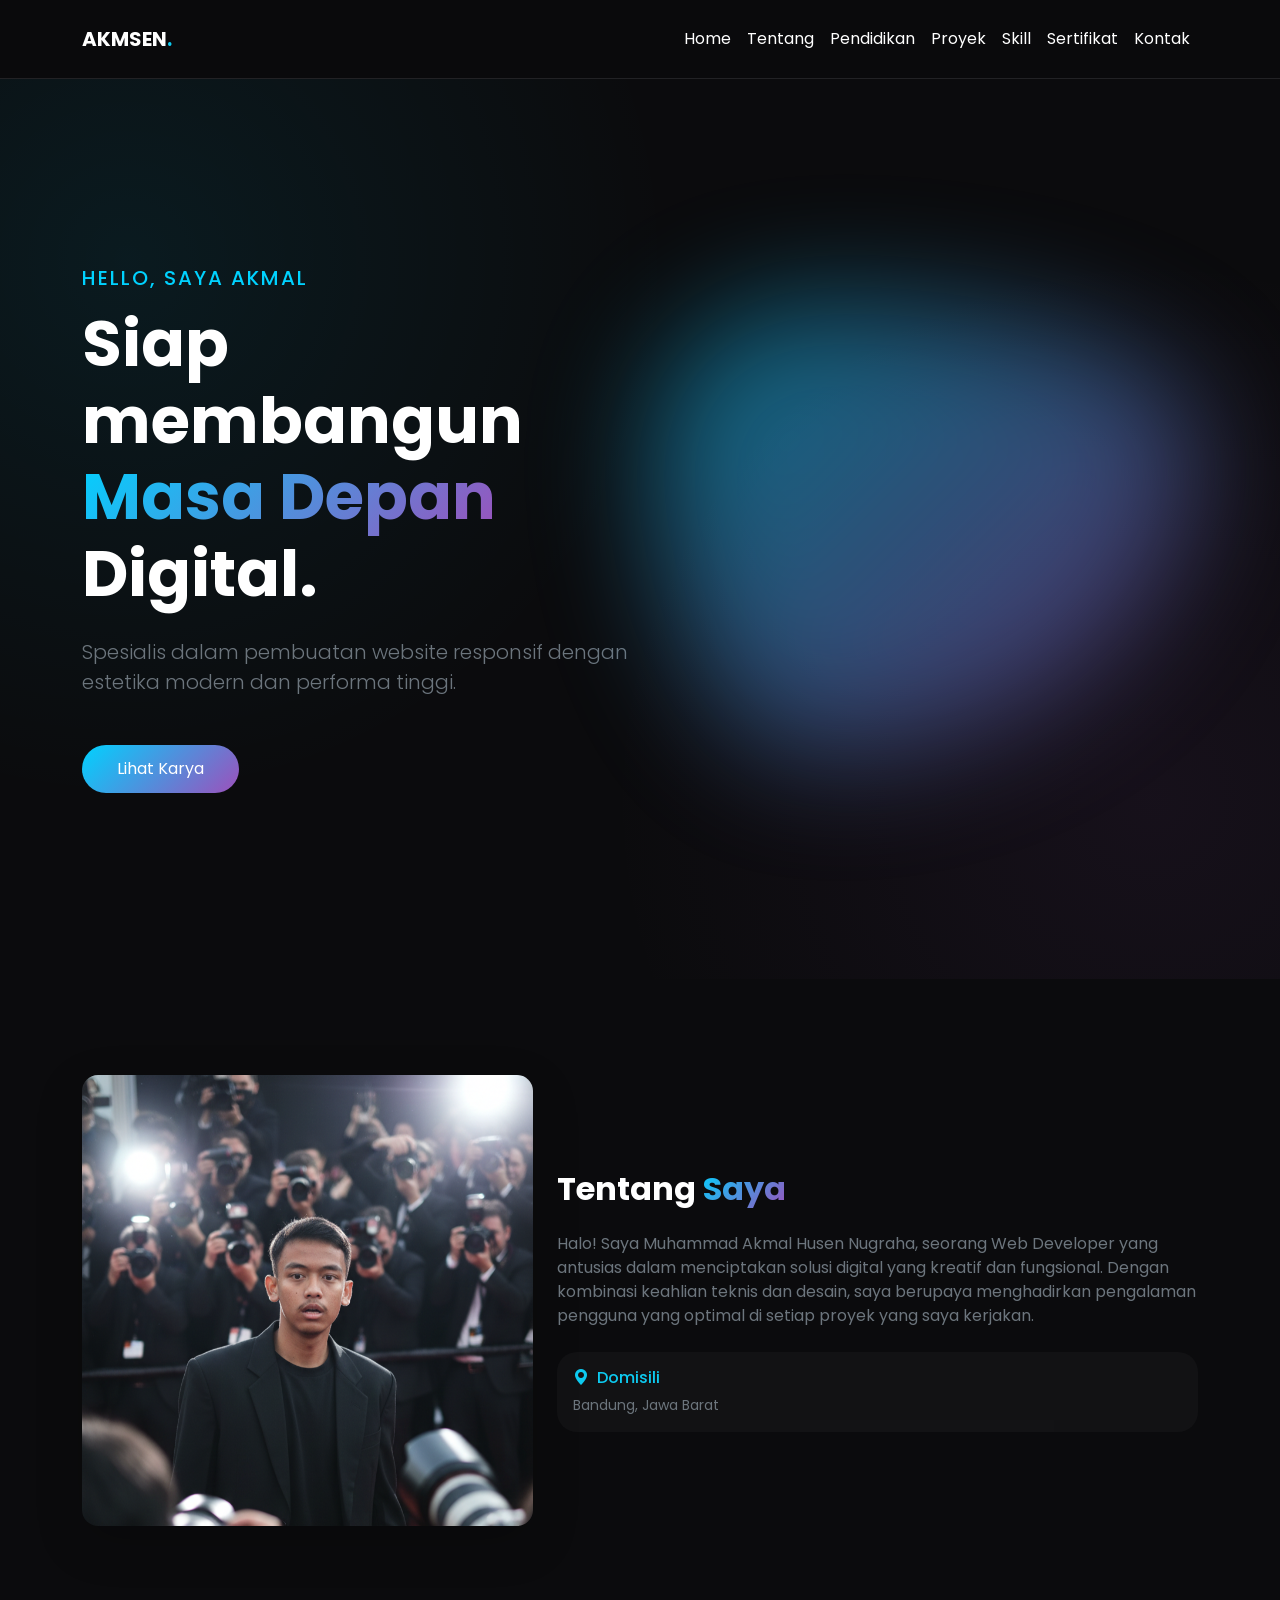
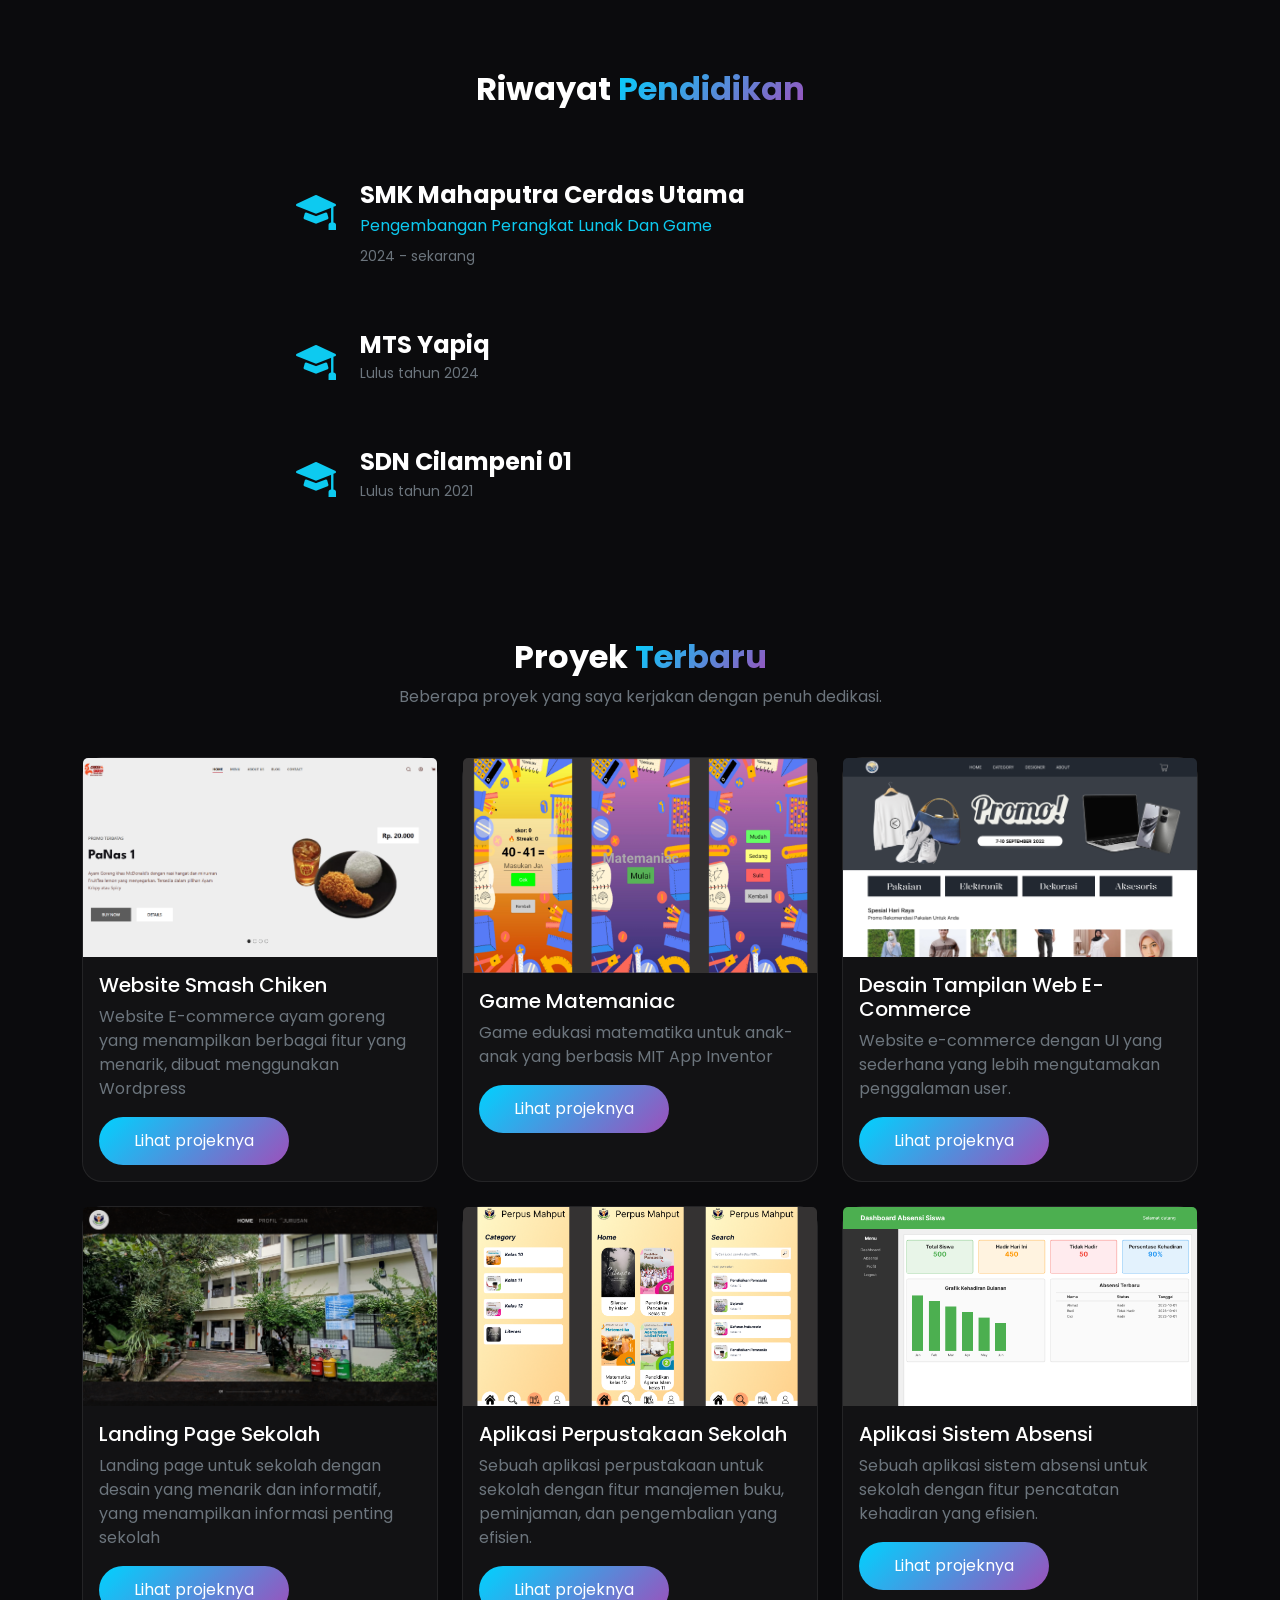
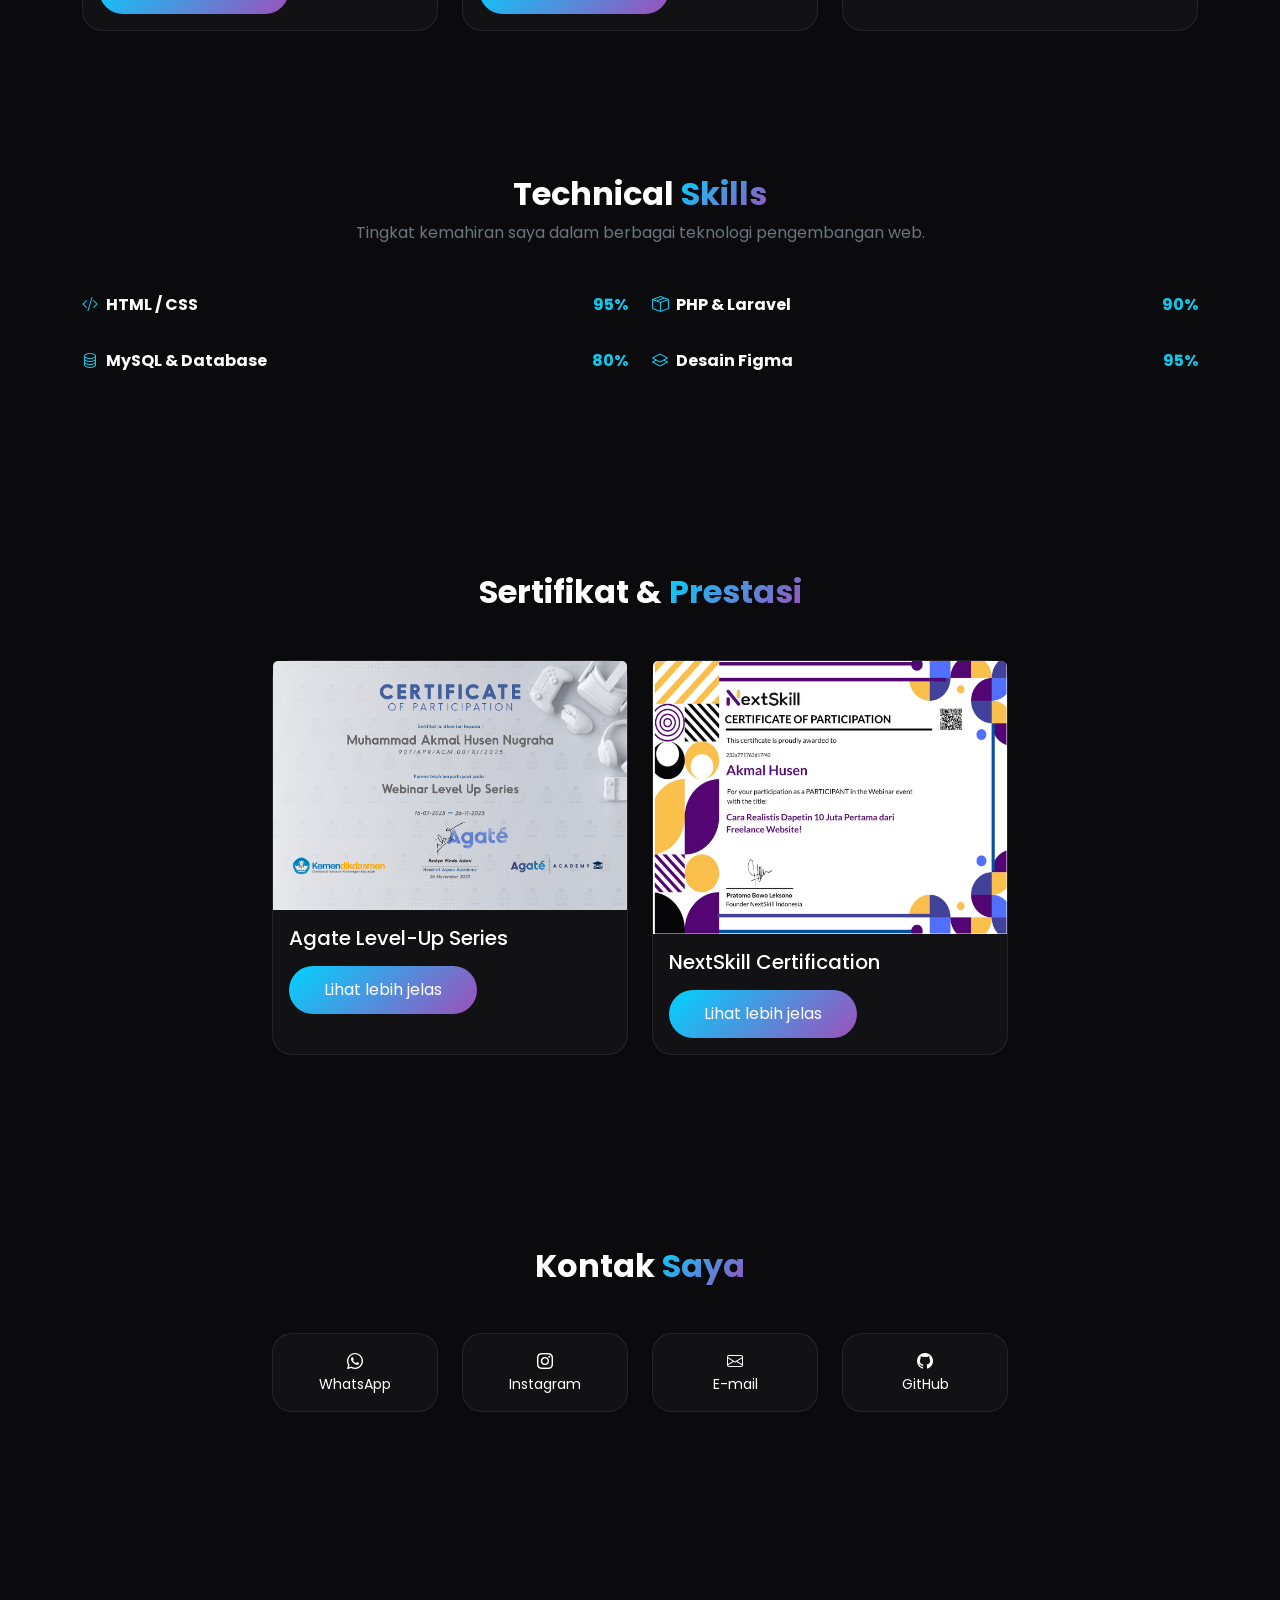
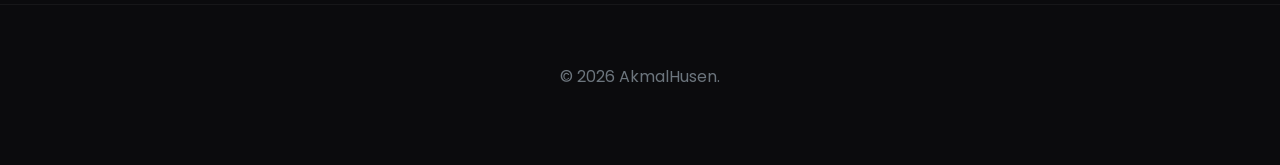
<file: index.html>
<!DOCTYPE html>
<html lang="id">
<head>
    <meta charset="UTF-8">
    <meta name="viewport" content="width=device-width, initial-scale=1.0">
    <title>Portfolio | Akmal Husen</title>
    
    <link href="https://cdn.jsdelivr.net/npm/bootstrap@5.3.0/dist/css/bootstrap.min.css" rel="stylesheet">
    <link href="https://fonts.googleapis.com/css2?family=Poppins:wght@300;400;700&display=swap" rel="stylesheet">
    <link href="https://unpkg.com/aos@2.3.1/dist/aos.css" rel="stylesheet">
    <link rel="stylesheet" href="https://cdn.jsdelivr.net/npm/bootstrap-icons@1.10.5/font/bootstrap-icons.css">
    <link rel="stylesheet" href="style.css">
</head>
<body>

    <nav class="navbar navbar-expand-lg sticky-top">
        <div class="container">
            <a class="navbar-brand fw-bold" href="#">AKMSEN<span class="text-info">.</span></a>
            <button class="navbar-toggler" type="button" data-bs-toggle="collapse" data-bs-target="#navbarNav">
                <span class="navbar-toggler-icon text-white"><i class="bi bi-list"></i></span>
            </button>
            <div class="collapse navbar-collapse" id="navbarNav">
                <ul class="navbar-nav ms-auto">
                    <li class="nav-item"><a class="nav-link" href="#home">Home</a></li>
                    <li class="nav-item"><a class="nav-link" href="#tentang">Tentang</a></li>
                    <li class="nav-item"><a class="nav-link" href="#pendidikan">Pendidikan</a></li>
                    <li class="nav-item"><a class="nav-link" href="#proyek">Proyek</a></li>
                    <li class="nav-item"><a class="nav-link" href="#skill">Skill</a></li>
                    <li class="nav-item"><a class="nav-link" href="#sertifikat">Sertifikat</a></li>
                    <li class="nav-item"><a class="nav-link" href="#kontak">Kontak</a></li>
                </ul>
            </div>
        </div>
    </nav>

    <section class="hero-section" id="home">
        <div class="container">
            <div class="row align-items-center">
                <div class="col-lg-6" data-aos="fade-right">
                    <h5 class="subtitle text-uppercase mb-3">Hello, saya Akmal</h5>
                    <h1 class="display-3 fw-bold mb-4">Siap membangun <span class="gradient-text">Masa Depan</span> Digital.</h1>
                    <p class="lead mb-5 text-secondary">Spesialis dalam pembuatan website responsif dengan estetika modern dan performa tinggi.</p>
                    <div class="d-flex align-items-center">
                        <a href="#proyek" class="btn btn-custom me-4">Lihat Karya</a>
                    </div>
                </div>
                <div class="col-lg-6 d-none d-lg-block" data-aos="zoom-in">
                    <div class="hero-blob"></div>
                </div>
            </div>
        </div>
    </section>

        <section class="py-5" id="tentang">
        <div class="container py-5">
            <div class="row align-items-center">
                <div class="col-lg-5 mb-4 mb-lg-0" data-aos="fade-right">
                    <div class="about-img-wrapper">
                        <img src="sir akmal.png" alt="Tentang Saya" class="img-fluid rounded-4 shadow-lg">
                        <div class="about-img-accent"></div>
                    </div>
                </div>
                <div class="col-lg-7" data-aos="fade-left">
                    <h2 class="fw-bold mb-4">Tentang <span class="gradient-text">Saya</span></h2>
                    <p class="text-secondary mb-4">Halo! Saya Muhammad Akmal Husen Nugraha, seorang Web Developer yang antusias dalam menciptakan solusi digital yang kreatif dan fungsional. Dengan kombinasi keahlian teknis dan desain, saya berupaya menghadirkan pengalaman pengguna yang optimal di setiap proyek yang saya kerjakan.</p>
                    <div class="card p-3 border-0 bg-darker">
                        <h6 class="text-info"><i class="bi bi-geo-alt-fill me-2"></i>Domisili</h6>
                        <p class="small text-secondary mb-0">Bandung, Jawa Barat</p>
                    </div>
                </div>
            </div>
        </div>
    </section>

    <section class="py-5 bg-darker-section" id="pendidikan">
        <div class="container">
            <div class="text-center mb-5" data-aos="fade-up">
                <h2 class="fw-bold">Riwayat <span class="gradient-text">Pendidikan</span></h2>
            </div>
            <div class="row justify-content-center">
                <div class="col-lg-8" data-aos="fade-up">
                    <div class="education-card p-4 d-flex align-items-start">
                        <div class="edu-icon me-4">
                            <i class="bi bi-mortarboard-fill fs-1 text-info"></i>
                        </div>
                        <div>
                            <h4 class="fw-bold mb-1">SMK Mahaputra Cerdas Utama</h4>
                            <p class="text-info mb-2">Pengembangan Perangkat Lunak Dan Game</p>
                            <p class="text-secondary small">2024 - sekarang</p>
                        </div>
                    </div>
                    <div class="education-card p-4 d-flex align-items-start">
                        <div class="edu-icon me-4">
                            <i class="bi bi-mortarboard-fill fs-1 text-info"></i>
                        </div>
                        <div>
                            <h4 class="fw-bold mb-1">MTS Yapiq</h4>
                            <p class="text-secondary small">Lulus tahun 2024</p>
                        </div>
                    </div>
                    <div class="education-card p-4 d-flex align-items-start">
                        <div class="edu-icon me-4">
                            <i class="bi bi-mortarboard-fill fs-1 text-info"></i>
                        </div>
                        <div>
                            <h4 class="fw-bold mb-1">SDN Cilampeni 01</h4>
                            <p class="text-secondary small">Lulus tahun 2021</p>
                        </div>
                    </div>
                </div>
            </div>
        </div>
    </section>


    <section id="proyek">
        <div class="container py-5">
            <div class="text-center mb-5" data-aos="fade-up">
                <h2 class="fw-bold">Proyek <span class="gradient-text">Terbaru</span></h2>
                <p class="text-secondary">Beberapa proyek yang saya kerjakan dengan penuh dedikasi.</p>
            </div>
            <div class="row g-4 d-flex justify-content-center">
                <div class="col-md-4" data-aos="fade-up" data-aos-delay="100">
                    <div class="card h-100">
                        <img src="Projek/projek smash chiken.png" class="card-img-top" alt="Project 1">
                        <div class="card-body">
                            <h5 class="card-title">Website Smash Chiken </h5>
                            <p class="card-text text-secondary">Website E-commerce ayam goreng yang menampilkan berbagai fitur yang menarik, dibuat menggunakan Wordpress</p>
                            <a href="https://dev-smash-chicken.pantheonsite.io/" class="btn btn-custom me-4" target="_blank">Lihat projeknya</a>
                        </div>
                    </div>
                </div>
                <div class="col-md-4" data-aos="fade-up" data-aos-delay="300">
                    <div class="card h-100">
                        <img src="Projek/projek matemaniak.png" class="card-img-top" alt="Project 3">
                        <div class="card-body">
                            <h5 class="card-title">Game Matemaniac</h5>
                            <p class="card-text text-secondary">Game edukasi matematika untuk anak-anak yang berbasis MIT App Inventor</p>
                            <a href="Projek/matemaniak.apk" download="Projek/matemaniak.apk" class="btn btn-custom me-4" target="_blank">Lihat projeknya</a>
                        </div>
                    </div>
                </div>
                <div class="col-md-4" data-aos="fade-up" data-aos-delay="200">
                    <div class="card h-100">
                        <img src="Projek/projek e-commerce.png" class="card-img-top" alt="Project 2">
                        <div class="card-body">
                            <h5 class="card-title">Desain Tampilan Web E-Commerce</h5>
                            <p class="card-text text-secondary">Website e-commerce dengan UI yang sederhana yang lebih mengutamakan penggalaman user.</p>
                            <a href="https://www.figma.com/proto/BR4WpYJ1dRKhbuWm6cTWYE/Tugas-perancangan-UI---Akmal-Husen?node-id=20-57&starting-point-node-id=20%3A57" class="btn btn-custom me-4" target="_blank">Lihat projeknya</a>
                        </div>
                    </div>
                </div>
                <div class="col-md-4" data-aos="fade-up" data-aos-delay="300">
                    <div class="card h-100">
                        <img src="Projek/projek landing page sekolah.png" class="card-img-top" alt="Project 3">
                        <div class="card-body">
                            <h5 class="card-title">Landing Page Sekolah</h5>
                            <p class="card-text text-secondary">Landing page untuk sekolah dengan desain yang menarik dan informatif, yang menampilkan informasi penting sekolah</p>
                            <a href="https://www.figma.com/proto/s0Hy9hM3AwYBdUNg4J6U0b/Untitled?node-id=11-337" class="btn btn-custom me-4" target="_blank">Lihat projeknya</a>
                        </div>
                    </div>
                </div>
                <div class="col-md-4" data-aos="fade-up" data-aos-delay="400">
                    <div class="card h-100">
                        <img src="Projek/projek perpus sekolah.png" class="card-img-top" alt="Project 4">
                        <div class="card-body">
                            <h5 class="card-title">Aplikasi Perpustakaan Sekolah</h5>
                            <p class="card-text text-secondary">Sebuah aplikasi perpustakaan untuk sekolah dengan fitur manajemen buku, peminjaman, dan pengembalian yang efisien.</p>
                            <a href="https://www.figma.com/proto/2huMJcKhtghmHHiBnM8n6A/KIK?node-id=2-2&starting-point-node-id=2%3A2" class="btn btn-custom me-4" target="_blank">Lihat projeknya</a>
                        </div>
                    </div>
                </div>
                <div class="col-md-4" data-aos="fade-up" data-aos-delay="500">
                    <div class="card h-100">
                        <img src="Projek/projek sistem absensi.png" class="card-img-top" alt="Project 5">
                        <div class="card-body">
                            <h5 class="card-title">Aplikasi Sistem Absensi</h5>
                            <p class="card-text text-secondary">Sebuah aplikasi sistem absensi untuk sekolah dengan fitur pencatatan kehadiran yang efisien.</p>
                            <a href="https://www.figma.com/proto/dgvZKvu9BzjLHgtVSyBb2H/Kelompok-11?node-id=8-4&starting-point-node-id=8%3A4" class="btn btn-custom me-4" target="_blank">Lihat projeknya</a>
                        </div>
                    </div>
                </div>
            </div>
        </div>
    </section>

<section class="py-5" id="skill">
    <div class="container py-5">
        <div class="text-center mb-5" data-aos="fade-up">
            <h2 class="fw-bold">Technical <span class="gradient-text">Skills</span></h2>
            <p class="text-secondary">Tingkat kemahiran saya dalam berbagai teknologi pengembangan web.</p>
        </div>
        <div class="row g-4 d-flex justify-content-center">
            <div class="col-md-6" data-aos="fade-right">
                <div class="skill-card-alt">
                    <div class="d-flex justify-content-between mb-2">
                        <span class="fw-bold"><i class="bi bi-code-slash me-2 text-info"></i>HTML / CSS</span>
                        <span class="text-info fw-bold">95%</span>
                    </div>
                    <div class="progress-custom">
                        <div class="progress-bar-fill" style="width: 95%;"></div>
                    </div>
                </div>
            </div>
            <div class="col-md-6" data-aos="fade-left">
                <div class="skill-card-alt">
                    <div class="d-flex justify-content-between mb-2">
                        <span class="fw-bold"><i class="bi bi-box-seam me-2 text-info"></i>PHP & Laravel</span>
                        <span class="text-info fw-bold">90%</span>
                    </div>
                    <div class="progress-custom">
                        <div class="progress-bar-fill" style="width: 90%;"></div>
                    </div>
                </div>
            </div>
            <div class="col-md-6" data-aos="fade-right">
                <div class="skill-card-alt">
                    <div class="d-flex justify-content-between mb-2">
                        <span class="fw-bold"><i class="bi bi-database me-2 text-info"></i>MySQL & Database</span>
                        <span class="text-info fw-bold">80%</span>
                    </div>
                    <div class="progress-custom">
                        <div class="progress-bar-fill" style="width: 80%;"></div>
                    </div>
                </div>
            </div>
            <div class="col-md-6" data-aos="fade-left">
                <div class="skill-card-alt">
                    <div class="d-flex justify-content-between mb-2">
                        <span class="fw-bold"><i class="bi bi-layers me-2 text-info"></i>Desain Figma</span>
                        <span class="text-info fw-bold">95%</span>
                    </div>
                    <div class="progress-custom">
                        <div class="progress-bar-fill" style="width: 95%;"></div>
                    </div>
                </div>
            </div>
        </div>
    </div>
</section>

    <section class="py-5" id="sertifikat">
        <div class="container py-5">
            <div class="text-center mb-5" data-aos="fade-up">
                <h2 class="fw-bold">Sertifikat & <span class="gradient-text">Prestasi</span></h2>
                <p class="text-secondary"></p>
            </div>
            <div class="row g-4 d-flex justify-content-center">
                <div class="col-md-4" data-aos="fade-up" data-aos-delay="100">
                    <div class="card h-100">
                        <img src="sertifikat/sertifikat agate.png" class="card-img-top" alt="Project 1">
                        <div class="card-body">
                            <h5 class="card-title">Agate Level-Up Series </h5>
                            <p class="card-text text-secondary"></p>
                            <a href="sertifikat/sertifikat agate.png" class="btn btn-custom me-4">Lihat lebih jelas</a>
                        </div>
                    </div>
                </div>
                <div class="col-md-4" data-aos="fade-up" data-aos-delay="100">
                    <div class="card h-100">
                        <img src="sertifikat/sertifikat_Nextskill.jpeg" class="card-img-top" alt="Project 1">
                        <div class="card-body">
                            <h5 class="card-title">NextSkill Certification</h5>
                            <p class="card-text text-secondary"></p>
                            <a href="sertifikat/sertifikat_Nextskill.jpeg" class="btn btn-custom me-4">Lihat lebih jelas</a>
                        </div>
                    </div>
                </div>
            </div>
        </div>
    </section>

    <section class="py-5" id="kontak">
        <div class="container py-5">
            <div class="text-center  mb-5" data-aos="fade-up">
                <h2 class="fw-bold">Kontak <span class="gradient-text">Saya</span></h2>
                <p class="text-secondary"></p>
            </div>
            <div class="row justify-content-center g-4 mb-5">
                <div class="col-6 col-md-2" data-aos="fade-up" data-aos-delay="100">
                    <a href="https://wa.me/6283829132067"  class="text-white text-decoration-none contact-link">
                        <div class="card p-3 h-100 d-flex flex-column align-items-center justify-content-center">
                            <i class="bi bi-whatsapp"></i>
                            <p class="small mb-0">WhatsApp</p>
                        </div>
                    </a>
                </div>
                <div class="col-6 col-md-2" data-aos="fade-up" data-aos-delay="100">
                    <a href="https://www.instagram.com/husen_.ajah/"  class="text-white text-decoration-none contact-link">
                        <div class="card p-3 h-100 d-flex flex-column align-items-center justify-content-center">
                            <i class="bi bi-instagram"></i>
                            <p class="small mb-0">Instagram</p>
                        </div>
                    </a>
                </div>
                <div class="col-6 col-md-2" data-aos="fade-up" data-aos-delay="100">
                    <a href="mailto:husen.opicial@gmail.com"  class="text-white text-decoration-none contact-link">
                        <div class="card p-3 h-100 d-flex flex-column align-items-center justify-content-center">
                            <i class="bi bi-envelope"></i>
                            <p class="small mb-0">E-mail</p>
                        </div>
                    </a>
                </div>
                <div class="col-6 col-md-2" data-aos="fade-up" data-aos-delay="100">
                    <a href="https://github.com/akmal-cihuy/"  class="text-white text-decoration-none contact-link">
                        <div class="card p-3 h-100 d-flex flex-column align-items-center justify-content-center">
                            <i class="bi bi-github"></i>
                            <p class="small mb-0">GitHub</p>
                        </div>
                    </a>
                </div>
            </div>
            
        </div>
    </section>

    <footer class="text-center mt-5">
        <div class="container">
            <p class="text-secondary">&copy; 2026 AkmalHusen.</p>
        </div>
    </footer>

    <script src="https://cdn.jsdelivr.net/npm/bootstrap@5.3.0/dist/js/bootstrap.bundle.min.js"></script>
    <script src="https://unpkg.com/aos@2.3.1/dist/aos.js"></script>
    <script>
        AOS.init({
            duration: 1000,
            once: true
        });
    </script>
</body>
</html>
</file>
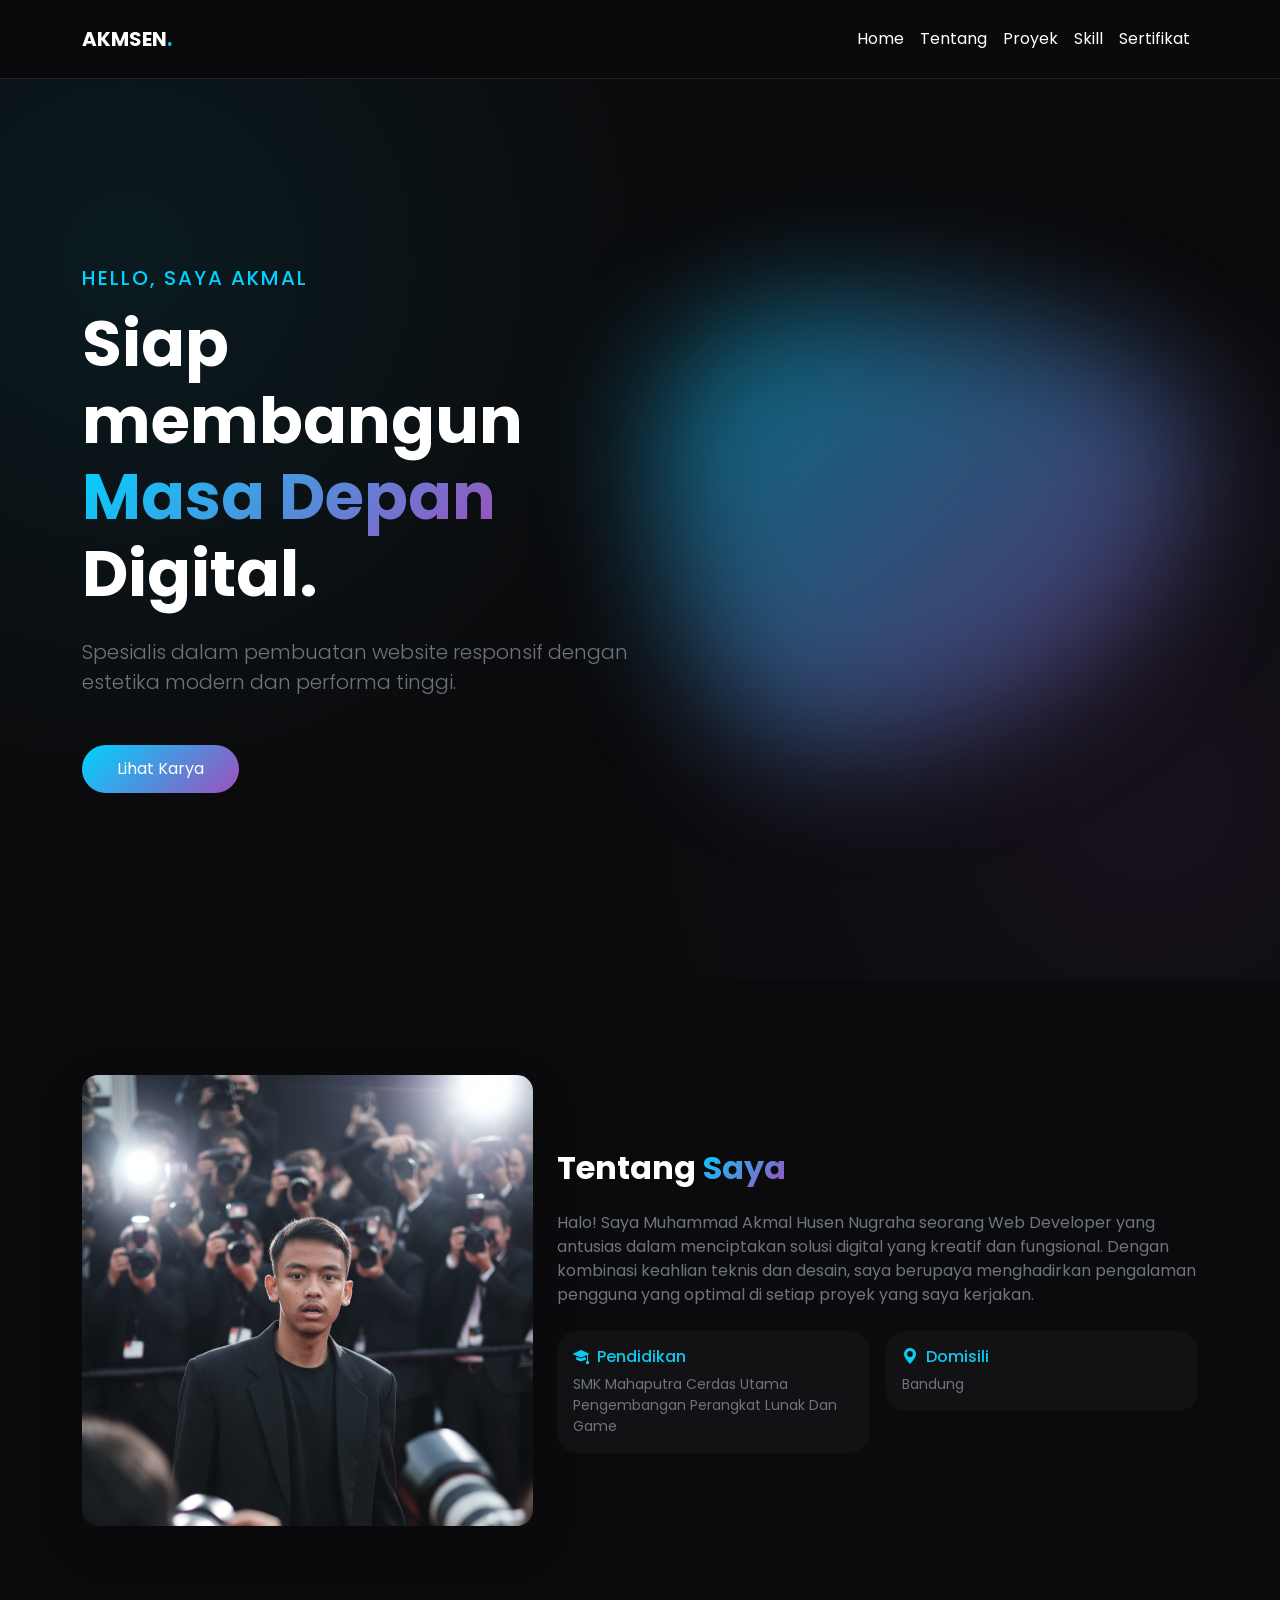
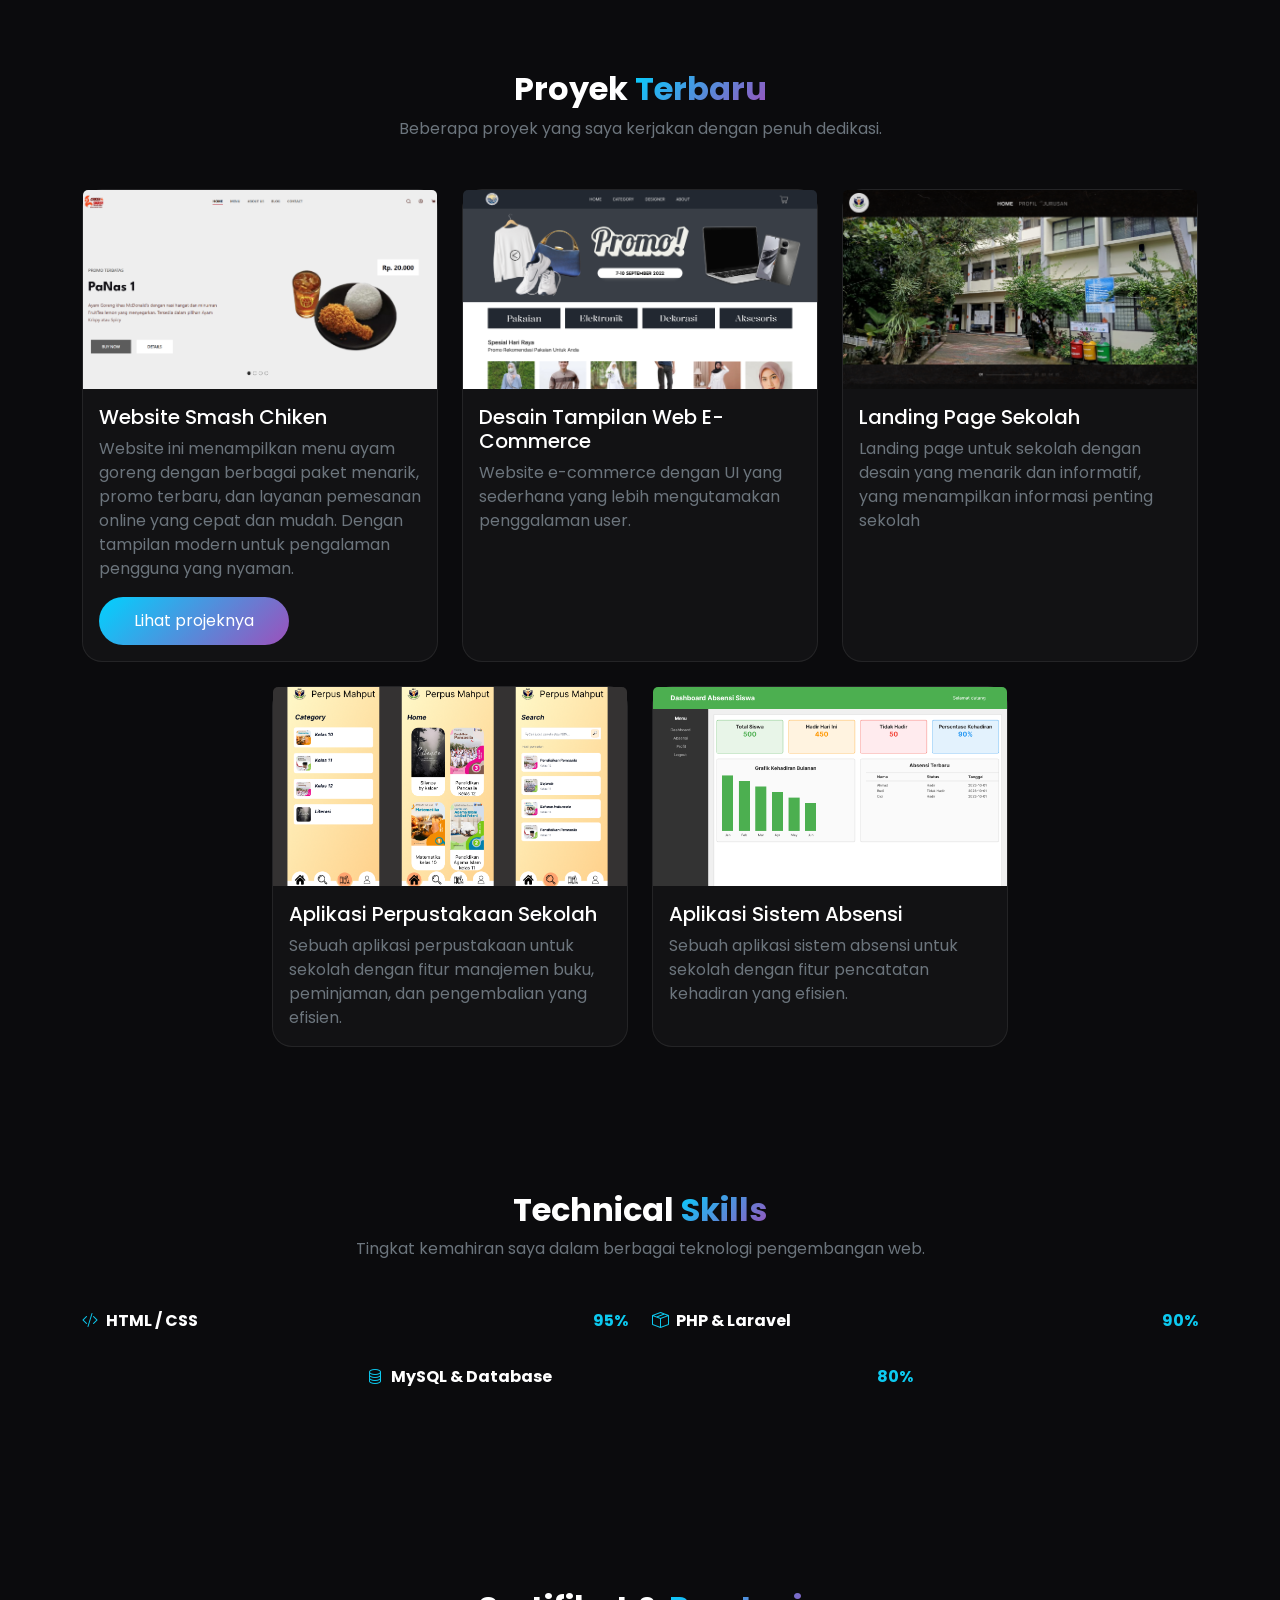
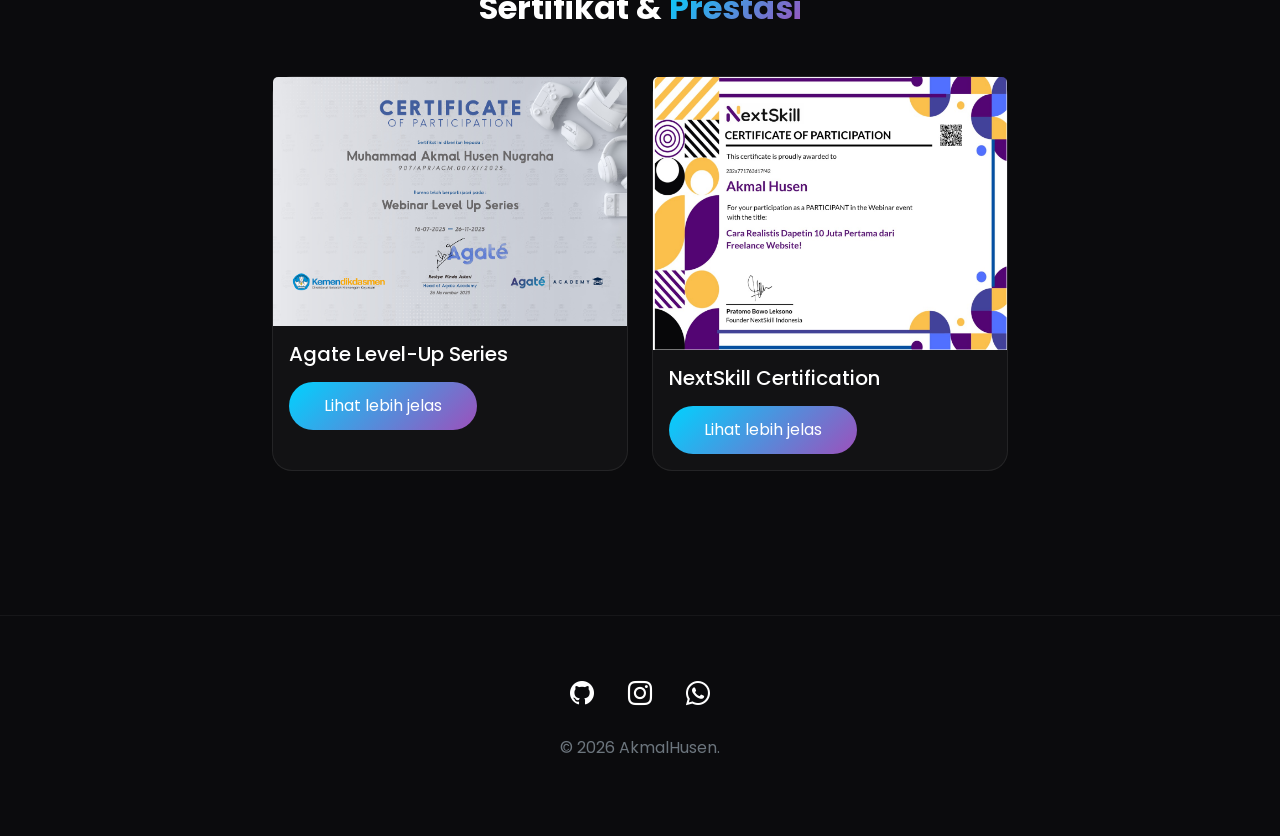
<file: portofolio.html>
<!DOCTYPE html>
<html lang="id">
<head>
    <meta charset="UTF-8">
    <meta name="viewport" content="width=device-width, initial-scale=1.0">
    <title>My Portfolio | Creative Developer</title>
    
    <link href="https://cdn.jsdelivr.net/npm/bootstrap@5.3.0/dist/css/bootstrap.min.css" rel="stylesheet">
    <link href="https://fonts.googleapis.com/css2?family=Poppins:wght@300;400;700&display=swap" rel="stylesheet">
    <link href="https://unpkg.com/aos@2.3.1/dist/aos.css" rel="stylesheet">
    <link rel="stylesheet" href="https://cdn.jsdelivr.net/npm/bootstrap-icons@1.10.5/font/bootstrap-icons.css">
    <link rel="stylesheet" href="style.css">
</head>
<body>

    <nav class="navbar navbar-expand-lg sticky-top">
        <div class="container">
            <a class="navbar-brand fw-bold" href="#">AKMSEN<span class="text-info">.</span></a>
            <button class="navbar-toggler" type="button" data-bs-toggle="collapse" data-bs-target="#navbarNav">
                <span class="navbar-toggler-icon text-white"><i class="bi bi-list"></i></span>
            </button>
            <div class="collapse navbar-collapse" id="navbarNav">
                <ul class="navbar-nav ms-auto">
                    <li class="nav-item"><a class="nav-link" href="#home">Home</a></li>
                    <li class="nav-item"><a class="nav-link" href="#tentang">Tentang</a></li>
                    <li class="nav-item"><a class="nav-link" href="#proyek">Proyek</a></li>
                    <li class="nav-item"><a class="nav-link" href="#skill">Skill</a></li>
                    <li class="nav-item"><a class="nav-link" href="#sertifikat">Sertifikat</a></li>
                </ul>
            </div>
        </div>
    </nav>

    <section class="hero-section" id="home">
        <div class="container">
            <div class="row align-items-center">
                <div class="col-lg-6" data-aos="fade-right">
                    <h5 class="subtitle text-uppercase mb-3">Hello, saya Akmal</h5>
                    <h1 class="display-3 fw-bold mb-4">Siap membangun <span class="gradient-text">Masa Depan</span> Digital.</h1>
                    <p class="lead mb-5 text-secondary">Spesialis dalam pembuatan website responsif dengan estetika modern dan performa tinggi.</p>
                    <div class="d-flex align-items-center">
                        <a href="#about" class="btn btn-custom me-4">Lihat Karya</a>
                    </div>
                </div>
                <div class="col-lg-6 d-none d-lg-block" data-aos="zoom-in">
                    <div class="hero-blob"></div>
                </div>
            </div>
        </div>
    </section>

    <section class="py-5" id="tentang">
        <div class="container py-5">
            <div class="row align-items-center">
                <div class="col-lg-5 mb-4 mb-lg-0" data-aos="fade-right">
                    <div class="about-img-wrapper">
                        <img src="sir akmal.png" alt="Tentang Saya" class="img-fluid rounded-4 shadow-lg">
                        <div class="about-img-accent"></div>
                    </div>
                </div>
                
                <div class="col-lg-7" data-aos="fade-left">
                    <h2 class="fw-bold mb-4">Tentang <span class="gradient-text">Saya</span></h2>
                    <p class="text-secondary mb-4">Halo! Saya Muhammad Akmal Husen Nugraha seorang Web Developer yang antusias dalam menciptakan solusi digital yang kreatif dan fungsional. Dengan kombinasi keahlian teknis dan desain, saya berupaya menghadirkan pengalaman pengguna yang optimal di setiap proyek yang saya kerjakan.</p>
                    
                    <div class="row g-3">
                        <div class="col-sm-6">
                            <div class="card p-3 border-0 bg-darker">
                                <h6 class="text-info"><i class="bi bi-mortarboard-fill me-2"></i>Pendidikan</h6>
                                <p class="small text-secondary mb-0">SMK Mahaputra Cerdas Utama<br>Pengembangan Perangkat Lunak Dan Game</p>
                            </div>
                        </div>
                        <div class="col-sm-6">
                            <div class="card p-3 border-0 bg-darker">
                                <h6 class="text-info"><i class="bi bi-geo-alt-fill me-2"></i>Domisili</h6>
                                <p class="small text-secondary mb-0">Bandung</p>
                            </div>
                        </div>
                    </div>
                </div>
            </div>
        </div>
    </section>

    <section id="proyek">
        <div class="container py-5">
            <div class="text-center mb-5" data-aos="fade-up">
                <h2 class="fw-bold">Proyek <span class="gradient-text">Terbaru</span></h2>
                <p class="text-secondary">Beberapa proyek yang saya kerjakan dengan penuh dedikasi.</p>
            </div>
            <div class="row g-4 d-flex justify-content-center">
                <div class="col-md-4" data-aos="fade-up" data-aos-delay="100">
                    <div class="card h-100">
                        <img src="projek smash chiken.png" class="card-img-top" alt="Project 1">
                        <div class="card-body">
                            <h5 class="card-title">Website Smash Chiken </h5>
                            <p class="card-text text-secondary">Website ini menampilkan menu ayam goreng dengan berbagai paket menarik, promo terbaru, dan layanan pemesanan online yang cepat dan mudah. Dengan tampilan modern untuk pengalaman pengguna yang nyaman.</p>
                            <a href="sertifikat_Nextskill.jpeg" class="btn btn-custom me-4" target="_blank">Lihat projeknya</a>
                        </div>
                    </div>
                </div>
                <div class="col-md-4" data-aos="fade-up" data-aos-delay="200">
                    <div class="card h-100">
                        <img src="projek e-commerce.png" class="card-img-top" alt="Project 2">
                        <div class="card-body">
                            <h5 class="card-title">Desain Tampilan Web E-Commerce</h5>
                            <p class="card-text text-secondary">Website e-commerce dengan UI yang sederhana yang lebih mengutamakan penggalaman user.</p>
                        </div>
                    </div>
                </div>
                <div class="col-md-4" data-aos="fade-up" data-aos-delay="300">
                    <div class="card h-100">
                        <img src="projek landing page sekolah.png" class="card-img-top" alt="Project 3">
                        <div class="card-body">
                            <h5 class="card-title">Landing Page Sekolah</h5>
                            <p class="card-text text-secondary">Landing page untuk sekolah dengan desain yang menarik dan informatif, yang menampilkan informasi penting sekolah</p>
                        </div>
                    </div>
                </div>
                <div class="col-md-4" data-aos="fade-up" data-aos-delay="400">
                    <div class="card h-100">
                        <img src="projek perpus sekolah.png" class="card-img-top" alt="Project 4">
                        <div class="card-body">
                            <h5 class="card-title">Aplikasi Perpustakaan Sekolah</h5>
                            <p class="card-text text-secondary">Sebuah aplikasi perpustakaan untuk sekolah dengan fitur manajemen buku, peminjaman, dan pengembalian yang efisien.</p>
                        </div>
                    </div>
                </div>
                <div class="col-md-4" data-aos="fade-up" data-aos-delay="500">
                    <div class="card h-100">
                        <img src="projek sistem absensi.png" class="card-img-top" alt="Project 5">
                        <div class="card-body">
                            <h5 class="card-title">Aplikasi Sistem Absensi</h5>
                            <p class="card-text text-secondary">Sebuah aplikasi sistem absensi untuk sekolah dengan fitur pencatatan kehadiran yang efisien.</p>
                        </div>
                    </div>
                </div>
            </div>
        </div>
    </section>

<section class="py-5" id="skill">
    <div class="container py-5">
        <div class="text-center mb-5" data-aos="fade-up">
            <h2 class="fw-bold">Technical <span class="gradient-text">Skills</span></h2>
            <p class="text-secondary">Tingkat kemahiran saya dalam berbagai teknologi pengembangan web.</p>
        </div>

        <div class="row g-4 d-flex justify-content-center">

            <div class="col-md-6" data-aos="fade-right">
                <div class="skill-card-alt">
                    <div class="d-flex justify-content-between mb-2">
                        <span class="fw-bold"><i class="bi bi-code-slash me-2 text-info"></i>HTML / CSS</span>
                        <span class="text-info fw-bold">95%</span>
                    </div>
                    <div class="progress-custom">
                        <div class="progress-bar-fill" style="width: 95%;"></div>
                    </div>
                </div>
            </div>
            <div class="col-md-6" data-aos="fade-left">
                <div class="skill-card-alt">
                    <div class="d-flex justify-content-between mb-2">
                        <span class="fw-bold"><i class="bi bi-box-seam me-2 text-info"></i>PHP & Laravel</span>
                        <span class="text-info fw-bold">90%</span>
                    </div>
                    <div class="progress-custom">
                        <div class="progress-bar-fill" style="width: 90%;"></div>
                    </div>
                </div>
            </div>
            <div class="col-md-6" data-aos="fade-left" data-aos-delay="100">
                <div class="skill-card-alt">
                    <div class="d-flex justify-content-between mb-2">
                        <span class="fw-bold"><i class="bi bi-database me-2 text-info"></i>MySQL & Database</span>
                        <span class="text-info fw-bold">80%</span>
                    </div>
                    <div class="progress-custom">
                        <div class="progress-bar-fill" style="width: 80%;"></div>
                    </div>
                </div>
            </div>
        </div>
    </div>
</section>

    <section class="py-5" id="sertifikat">
        <div class="container py-5">
            <div class="text-center mb-5" data-aos="fade-up">
                <h2 class="fw-bold">Sertifikat & <span class="gradient-text">Prestasi</span></h2>
                <p class="text-secondary"></p>
            </div>
            <div class="row g-4 d-flex justify-content-center">
                <div class="col-md-4" data-aos="fade-up" data-aos-delay="100">
                    <div class="card h-100">
                        <img src="sertifikat agate.png" class="card-img-top" alt="Project 1">
                        <div class="card-body">
                            <h5 class="card-title">Agate Level-Up Series </h5>
                            <p class="card-text text-secondary"></p>
                            <a href="sertifikat agate.png" class="btn btn-custom me-4">Lihat lebih jelas</a>
                        </div>
                    </div>
                </div>
                <div class="col-md-4" data-aos="fade-up" data-aos-delay="100">
                    <div class="card h-100">
                        <img src="sertifikat_Nextskill.jpeg" class="card-img-top" alt="Project 1">
                        <div class="card-body">
                            <h5 class="card-title">NextSkill Certification</h5>
                            <p class="card-text text-secondary"></p>
                            <a href="sertifikat_Nextskill.jpeg" class="btn btn-custom me-4">Lihat lebih jelas</a>
                        </div>
                    </div>
                </div>
                
            </div>
        </div>
    </section>

    <footer class="text-center mt-5">
        <div class="container">
            <div class="mb-4">
                <a href="https://github.com/akmal-cihuy" class="social-icon"><i class="bi bi-github"></i></a>
                <a href="https://www.instagram.com/husen_.ajah/" class="social-icon"><i class="bi bi-instagram"></i></a>
                <a href="https://wa.me/6283829132067" class="social-icon"><i class="bi bi-whatsapp"></i></a>
                
            </div>
            <p class="text-secondary">&copy; 2026 AkmalHusen.</p>
        </div>
    </footer>

    <script src="https://cdn.jsdelivr.net/npm/bootstrap@5.3.0/dist/js/bootstrap.bundle.min.js"></script>
    <script src="https://unpkg.com/aos@2.3.1/dist/aos.js"></script>
    <script>
        AOS.init({
            duration: 1000,
            once: true
        });
    </script>
</body>
</html>
</file>
<file: style.css>
:root {
    --bg-dark: #0b0b0d;
    --primary-blue: #00d2ff;
    --primary-purple: #9d50bb;
    --accent-gradient: linear-gradient(135deg, #00d2ff 0%, #9d50bb 100%);
}

body {
    font-family: 'Poppins', sans-serif;
    background-color: var(--bg-dark);
    color: #ffffff;
    overflow-x: hidden;
}

.navbar {
    background: rgba(11, 11, 13, 0.9);
    backdrop-filter: blur(10px);
    border-bottom: 1px solid rgba(255, 255, 255, 0.1);
    padding: 1.2rem 0;
}

.navbar-brand, .nav-link {
    color: #fff !important;
    transition: 0.3s;
}

.nav-link:hover {
    color: var(--primary-blue) !important;
}

.hero-section {
    height: 100vh;
    display: flex;
    align-items: center;
    background: radial-gradient(circle at 10% 20%, rgba(0, 210, 255, 0.08) 0%, transparent 40%),
                radial-gradient(circle at 90% 80%, rgba(157, 80, 187, 0.08) 0%, transparent 40%);
}

.subtitle {
    color: var(--primary-blue);
    letter-spacing: 2px;
}

.gradient-text {
    background: var(--accent-gradient);
    -webkit-background-clip: text;
    -webkit-text-fill-color: transparent;
    font-weight: bold;
}

.btn-custom {
    background: var(--accent-gradient);
    border: none;
    color: white;
    padding: 12px 35px;
    border-radius: 50px;
    transition: transform 0.3s ease, box-shadow 0.3s ease;
}

.btn-custom:hover {
    transform: translateY(-3px);
    color: white;
    box-shadow: 0 10px 25px rgba(0, 210, 255, 0.4);
}

.cv-link {
    font-size: 0.9rem;
    transition: 0.3s;
}

.cv-link:hover {
    opacity: 0.8;
}

.hero-blob {
    width: 100%;
    height: 450px;
    background: var(--accent-gradient);
    border-radius: 30% 70% 70% 30% / 30% 30% 70% 70%;
    opacity: 0.5;
    filter: blur(60px);
    animation: blobMorph 8s infinite alternate;
}

@keyframes blobMorph {
    from { border-radius: 30% 70% 70% 30% / 30% 30% 70% 70%; }
    to { border-radius: 50% 50% 20% 80% / 25% 80% 20% 75%; }
}

.card {
    background: rgba(255, 255, 255, 0.03);
    border: 1px solid rgba(255, 255, 255, 0.08);
    border-radius: 20px;
    transition: all 0.4s ease;
    color: white;
}

.card:hover {
    border-color: var(--primary-blue);
    transform: translateY(-12px);
    background: rgba(255, 255, 255, 0.06);
    box-shadow: 0 15px 30px rgba(0, 0, 0, 0.5);
}

.icon-box {
    font-size: 2.8rem;
    margin-bottom: 20px;
    display: inline-block;
    background: var(--accent-gradient);
    -webkit-background-clip: text;
    -webkit-text-fill-color: transparent;
}

footer {
    padding: 60px 0;
    border-top: 1px solid rgba(255, 255, 255, 0.05);
}

.social-icon {
    color: #fff;
    font-size: 1.5rem;
    margin: 0 15px;
    transition: 0.3s;
    display: inline-block;
}

.social-icon:hover {
    color: var(--primary-blue);
    transform: translateY(-5px);
}

@media (max-width: 768px) {
    .hero-section {
        text-align: center;
        padding-top: 100px;
    }
    .hero-section .d-flex {
        justify-content: center;
    }
}
</file>
